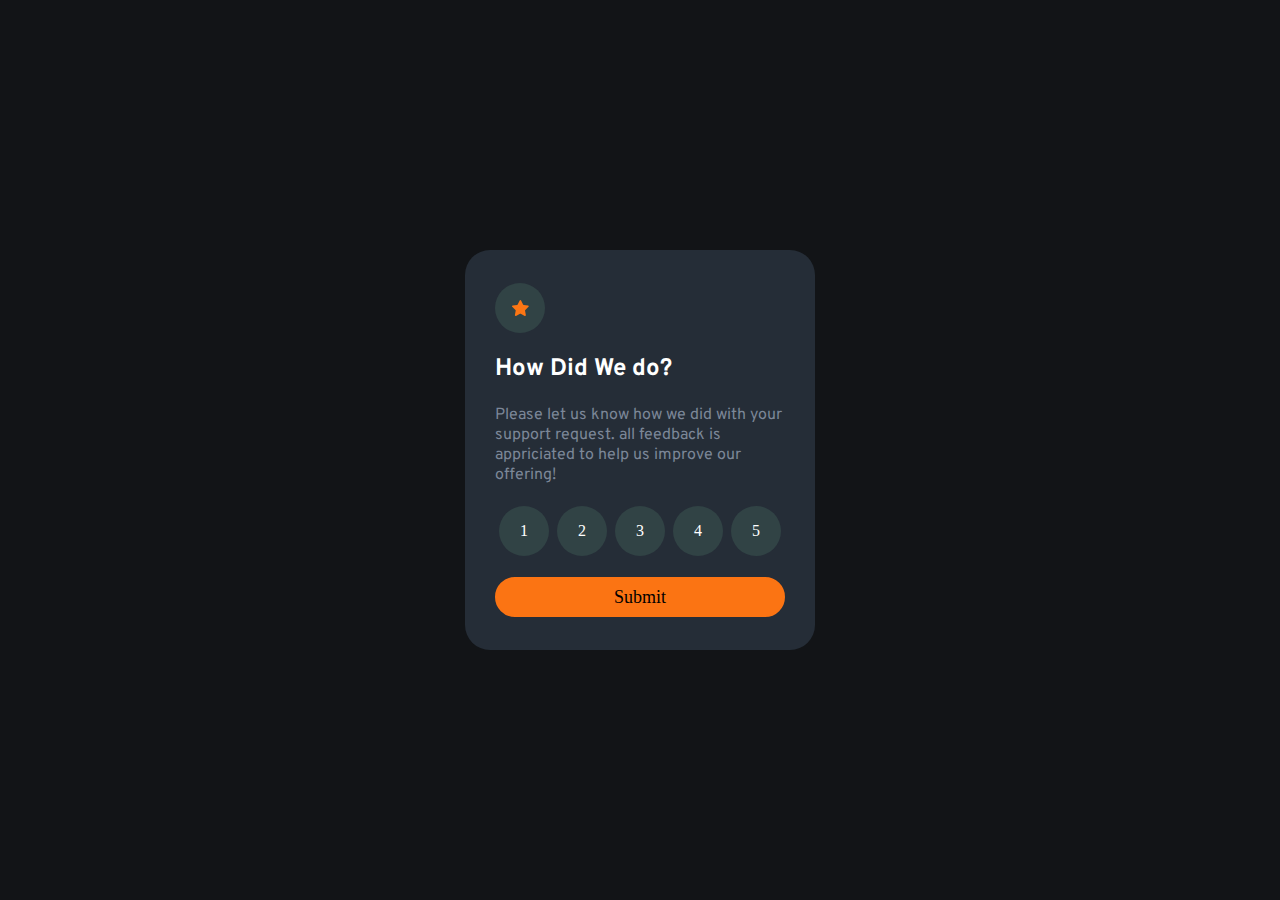
<file: Interactive-rating-component frontend_mentor/index.html>
<!DOCTYPE html>
<html lang="en">

<head>
    <meta charset="UTF-8">
    <meta http-equiv="X-UA-Compatible" content="IE=edge">
    <meta name="viewport" content="width=device-width, initial-scale=1.0">
    <title>Interactive rating component</title>
    <link rel="stylesheet" href="style.css">
</head>

<body>
    <section id="body">
        <div class="logo">
            <svg width="17" height="16" xmlns="http://www.w3.org/2000/svg"><path d="m9.067.43 1.99 4.031c.112.228.33.386.58.422l4.45.647a.772.772 0 0 1 .427 1.316l-3.22 3.138a.773.773 0 0 0-.222.683l.76 4.431a.772.772 0 0 1-1.12.813l-3.98-2.092a.773.773 0 0 0-.718 0l-3.98 2.092a.772.772 0 0 1-1.119-.813l.76-4.431a.77.77 0 0 0-.222-.683L.233 6.846A.772.772 0 0 1 .661 5.53l4.449-.647a.772.772 0 0 0 .58-.422L7.68.43a.774.774 0 0 1 1.387 0Z" fill="#FC7614"/></svg>
        </div>
        <h2>How Did We do?</h2>
        <p>Please let us know how we did with your support request. all feedback is appriciated to help us improve our offering!</p>
        <div class="rating">
            <div id="1" onclick="show(this.id)" onmouseover="mouseOver1()" onmouseout="mouseOut1()" class="rate_no ">1</div>
            <div id="2" onclick="show(this.id)" onmouseover="mouseOver2()" onmouseout="mouseOut2()" class="rate_no ">2</div>
            <div id="3" onclick="show(this.id)" onmouseover="mouseOver3()" onmouseout="mouseOut3()" class="rate_no ">3</div>
            <div id="4" onclick="show(this.id)" onmouseover="mouseOver4()" onmouseout="mouseOut4()" class="rate_no ">4</div>
            <div id="5" onclick="show(this.id)" onmouseover="mouseOver5()" onmouseout="mouseOut5()" class="rate_no ">5</div>
        </div>
        <button class="sub " type="submit ">Submit</button>
    </section>
    <section id="thank_you">
        <div class="img">
            <svg width="162" height="108" xmlns="http://www.w3.org/2000/svg"><g fill="none"><path d="M30 93.744h-.044a23.456 23.456 0 0 1-1.61-.189.543.543 0 0 1 .155-1.076c.52.076 1.04.135 1.563.178a.538.538 0 0 1-.043 1.076l-.022.01Zm5.37-.205a.538.538 0 0 1-.08-1.076 19.51 19.51 0 0 0 1.54-.306.536.536 0 0 1 .645.403.538.538 0 0 1-.397.646c-.537.129-1.074.236-1.611.323l-.097.01Zm-12.137-1.312a.536.536 0 0 1-.183-.033 24.346 24.346 0 0 1-1.525-.608.539.539 0 0 1 .424-.99c.483.21.983.404 1.472.587a.538.538 0 0 1-.188 1.044Zm18.759-.829a.538.538 0 0 1-.242-1.022c.467-.226.934-.479 1.39-.742a.536.536 0 1 1 .538.93c-.478.275-.967.538-1.45.78a.536.536 0 0 1-.258.054h.022Zm-24.994-2.292a.536.536 0 0 1-.29-.08c-.457-.29-.913-.597-1.36-.91a.536.536 0 1 1 .612-.882c.436.307.876.597 1.322.883a.538.538 0 0 1-.284.99Zm30.772-1.544a.537.537 0 0 1-.408-.193.539.539 0 0 1 .06-.759l.117-.124c.355-.306.715-.624 1.074-.957a.537.537 0 1 1 .73.79c-.375.345-.74.673-1.106.985l-.123.102a.537.537 0 0 1-.344.156Zm-36.326-2.69a.537.537 0 0 1-.36-.14c-.402-.37-.8-.747-1.18-1.124a.539.539 0 0 1 .751-.769c.376.371.763.737 1.155 1.076a.538.538 0 0 1 .032.764.537.537 0 0 1-.398.194Zm41.305-2.21a.537.537 0 0 1-.398-.899c.355-.393.715-.79 1.074-1.2a.537.537 0 1 1 .806.71c-.365.415-.725.818-1.074 1.21a.537.537 0 0 1-.408.152v.026ZM6.724 79.723a.537.537 0 0 1-.424-.204 41.79 41.79 0 0 1-.989-1.308.539.539 0 0 1 .124-.753.536.536 0 0 1 .746.124c.312.425.629.85.962 1.27a.539.539 0 0 1-.42.871Zm50.579-2.383a.539.539 0 0 1-.419-.877c.338-.414.677-.828 1.015-1.253a.537.537 0 1 1 .838.672l-1.02 1.259a.537.537 0 0 1-.414.199ZM2.9 73.887a.537.537 0 0 1-.473-.312c-.257-.5-.499-1-.714-1.485a.539.539 0 0 1 .685-.72c.133.052.24.154.298.285.21.462.44.946.687 1.425a.539.539 0 0 1-.483.786v.021Zm58.753-2.028a.537.537 0 0 1-.424-.866l.988-1.275a.537.537 0 1 1 .848.656l-.988 1.275a.537.537 0 0 1-.424.188v.022ZM.682 67.286a.537.537 0 0 1-.537-.462A17.06 17.06 0 0 1 0 65.16a.538.538 0 1 1 1.074 0c.018.519.063 1.036.134 1.55a.539.539 0 0 1-.462.607l-.064-.032Zm65.24-.973a.537.537 0 0 1-.43-.867l.984-1.28a.536.536 0 0 1 .853.65l-.993 1.265a.537.537 0 0 1-.414.21v.022Zm88.49-2.96a.724.724 0 0 1-.15 0 .537.537 0 0 1-.366-.666c.134-.474.28-.99.424-1.544a.538.538 0 0 1 .655-.388.537.537 0 0 1 .382.662c-.145.538-.29 1.076-.43 1.565a.537.537 0 0 1-.515.372Zm-84.247-2.592a.536.536 0 0 1-.424-.867l.983-1.28a.54.54 0 1 1 .854.662l-.989 1.275a.537.537 0 0 1-.413.183l-.01.027Zm-68.924-.382a.536.536 0 0 1-.156 0 .538.538 0 0 1-.355-.673 21.47 21.47 0 0 1 .537-1.565.537.537 0 1 1 .994.403c-.193.49-.37.985-.537 1.474a.537.537 0 0 1-.473.334l-.01.027Zm154.782-3.863a.311.311 0 0 1-.102 0 .538.538 0 0 1-.43-.624c.097-.538.188-1.044.28-1.582a.545.545 0 1 1 1.073.178c-.09.538-.182 1.076-.279 1.614a.537.537 0 0 1-.542.414ZM74.46 55.209a.537.537 0 0 1-.424-.872l1.004-1.27a.537.537 0 1 1 .838.673l-.999 1.264a.537.537 0 0 1-.408.205h-.01ZM4.436 54.165a.539.539 0 0 1-.43-.855c.323-.436.666-.872 1.02-1.297a.537.537 0 1 1 .822.694 22.92 22.92 0 0 0-.977 1.237.537.537 0 0 1-.435.221Zm74.408-4.417a.539.539 0 0 1-.414-.877l1.026-1.248a.537.537 0 1 1 .843.667l-1.02 1.243a.537.537 0 0 1-.435.215Zm78.124-.161h-.043a.538.538 0 0 1-.494-.576c.043-.538.075-1.076.107-1.614a.538.538 0 0 1 .564-.538c.295.018.52.27.505.565a54.253 54.253 0 0 1-.107 1.614.538.538 0 0 1-.532.549ZM9.28 49.13a.537.537 0 0 1-.338-.958c.8-.646 1.316-.99 1.337-1.006a.536.536 0 0 1 .59.898s-.499.334-1.25.942a.536.536 0 0 1-.35.124h.011Zm74.075-4.74a.537.537 0 0 1-.403-.888c.35-.408.704-.817 1.074-1.22a.537.537 0 1 1 .806.71c-.355.403-.71.806-1.074 1.215a.537.537 0 0 1-.414.183h.01Zm73.742-1.797a.537.537 0 0 1-.537-.505 54.325 54.325 0 0 0-.118-1.614.54.54 0 1 1 1.074-.097c.048.538.091 1.076.118 1.614 0 .285-.221.52-.505.538l-.032.064Zm-69.064-3.416a.537.537 0 0 1-.392-.904c.365-.398.735-.79 1.106-1.178a.536.536 0 0 1 .779.737l-1.074 1.173a.537.537 0 0 1-.44.172h.02Zm68.092-3.502a.537.537 0 0 1-.537-.409 22.668 22.668 0 0 0-.408-1.533.539.539 0 0 1 1.03-.307c.151.538.296 1.05.425 1.587a.539.539 0 0 1-.398.651l-.112.01Zm-63.221-1.512a.537.537 0 0 1-.376-.92l1.165-1.13a.537.537 0 1 1 .763.76c-.387.365-.768.741-1.155 1.118a.537.537 0 0 1-.419.172h.022Zm5.14-4.745a.537.537 0 0 1-.355-.941l1.235-1.076a.539.539 0 1 1 .693.828c-.408.34-.817.689-1.225 1.039a.537.537 0 0 1-.37.15h.021Zm55.197-.575c-.247-.468-.505-.931-.779-1.378a.537.537 0 1 1 .918-.554c.285.463.537.947.811 1.431a.539.539 0 0 1-.478.791.537.537 0 0 1-.472-.29ZM103.5 25.055a.539.539 0 0 1-.322-.974c.44-.322.88-.634 1.32-.946a.537.537 0 0 1 .845.394.54.54 0 0 1-.227.488l-1.3.93a.536.536 0 0 1-.338.108h.022Zm46.132-1.56a.537.537 0 0 1-.381-.161c-.359-.359-.74-.717-1.144-1.076a.536.536 0 1 1 .709-.807c.408.36.81.742 1.197 1.135a.539.539 0 0 1 0 .759.537.537 0 0 1-.403.15h.022Zm-40.279-2.28a.537.537 0 0 1-.274-1.001c.473-.275.946-.538 1.418-.797a.54.54 0 0 1 .81.474.542.542 0 0 1-.273.468c-.467.253-.929.538-1.39.785a.536.536 0 0 1-.344.07h.053Zm34.737-1.894a.504.504 0 0 1-.258-.07c-.451-.248-.924-.49-1.407-.716a.539.539 0 0 1 .462-.974c.499.237.988.49 1.46.748a.538.538 0 0 1-.257 1.012Zm-28.49-1.195a.537.537 0 0 1-.2-1.038c.505-.204 1.01-.398 1.52-.581a.537.537 0 0 1 .366 1.011c-.495.178-.989.366-1.483.57a.536.536 0 0 1-.247.038h.043Zm22.045-1.452a.777.777 0 0 1-.156 0c-.505-.15-1.02-.29-1.53-.41a.553.553 0 0 1 .252-1.075c.537.129 1.074.269 1.611.425a.542.542 0 0 1-.15 1.076l-.027-.016Zm-15.456-.597a.537.537 0 0 1-.118-1.066c.537-.107 1.074-.21 1.61-.29a.543.543 0 0 1 .59.735.544.544 0 0 1-.423.34c-.537.082-1.036.178-1.557.286a.365.365 0 0 1-.102-.005Zm8.555-.603h-.038a32.41 32.41 0 0 0-1.579-.06.538.538 0 0 1 0-1.075c.537 0 1.074.027 1.638.06a.538.538 0 0 1-.032 1.075h.01Z" fill="#E6E6E6"/><path fill="#39475F" d="M119.847 100.221H58.146L70.332.793h55.025l5.747 7.601z"/><path fill="#61728D" d="M113.172 100.221H51.465L63.651.793h61.706z"/><path fill="#181F27" d="M110.132 81.354H58.576l8.791-71.695h51.557z"/><path fill="#1E252E" d="m92.743 50.055 14.897.177-.29 2.308-14.607-.252z"/><path fill="#39475F" d="m51.465 100.221 7.422 6.864 60.037.915.923-7.779z"/><path d="M99.096 29.058s2.572.183 3.888 5.03c1.316 4.847.865 18.377.865 18.377l-11.096-.177s-5.537-20.137 6.343-23.23Z" fill="#2D394B"/><path fill="#FC7614" d="M5.42 32.843 45.778 0l21.18 26.119L26.603 58.96z"/><path fill="#FFF" d="M27.49 21.931 45.56 7.226l3.497 4.313-18.07 14.706z"/><path d="m25.272 45.175 5.338-4.345a2.772 2.772 0 0 1 3.902.404 2.781 2.781 0 0 1-.404 3.91l-5.338 4.344a2.772 2.772 0 0 1-3.903-.404 2.781 2.781 0 0 1 .405-3.91ZM37.33 35.365l16.89-13.743a2.772 2.772 0 0 1 3.902.404 2.781 2.781 0 0 1-.405 3.909L40.83 39.679a2.772 2.772 0 0 1-3.903-.404 2.781 2.781 0 0 1 .405-3.91Z" fill="#FFF" opacity=".46"/><ellipse fill="#FFF" opacity=".3" cx="17.937" cy="33.636" rx="3.673" ry="3.68"/><ellipse fill="#FFF" opacity=".3" cx="21.664" cy="30.284" rx="3.673" ry="3.68"/><path d="M99.096 29.058s-5.838 2.103-3.803 18.581c1.493 12.073-3.55 28.056-11.004 28.25-7.454.193-21.202-.463-21.202-.463s7.159-18.56 5.676-34.145a14.786 14.786 0 0 1 .763-6.456c.87-2.373 2.487-4.842 5.494-5.245 6.004-.818 24.076-.522 24.076-.522Z" fill="#BAD6FA"/><path d="m58.957 76.63 26.342-.537s-4.017-3.992-4.27-14.154l-36.234.538a31.494 31.494 0 0 0 2.841 7.531 12.547 12.547 0 0 0 11.32 6.623Z" fill="#546F8D"/><path fill="#2D394B" d="m78.21 14.834-.918 6.041h26.621l.806-6.041z"/><path d="M85.54 86.19c-2.872-2.517-7.416-2.022-9.446 1.222a4.955 4.955 0 0 0-.8 2.647c0 3.98 2.744 6.59 8.227 5.492 4.184-.839 5.779-6.073 2.02-9.36Z" fill="#FFF" opacity=".48"/><ellipse fill="#FC7614" cx="147.188" cy="81.542" rx="14.812" ry="14.837"/><path d="M73.731 35.75a.537.537 0 0 1-.038-1.076c.113 0 11.343-.828 17.363-.29a.54.54 0 0 1-.096 1.076c-5.908-.538-17.079.274-17.186.285l-.043.005Zm-.891 7.279a.538.538 0 0 1-.038-1.076c.113 0 11.342-.828 17.363-.29a.54.54 0 0 1-.097 1.076c-5.907-.538-17.073.28-17.185.285l-.043.005Zm-.102 7.564a.538.538 0 0 1-.043-1.076c.112 0 11.347-.829 17.362-.29a.54.54 0 0 1-.096 1.075c-5.908-.538-17.073.28-17.186.286l-.037.005Zm-.715 7.564a.537.537 0 0 1-.037-1.076c.112 0 11.342-.829 17.362-.285a.54.54 0 0 1-.096 1.076c-5.908-.538-17.073.28-17.186.285h-.043Z" fill="#FFF"/></g></svg>
        </div>
        <div id="selected">
            <!-- <p>You Selected 4 out of 5</p> -->
        </div>
        <h1>Thank You!</h1>
        <p>We appreciate you taking the time to give a rating. If youever need more suppor, don't hesitate to get in touch!</p>
    </section>
</body>

</html>

<script src="index.js "></script>
</file>
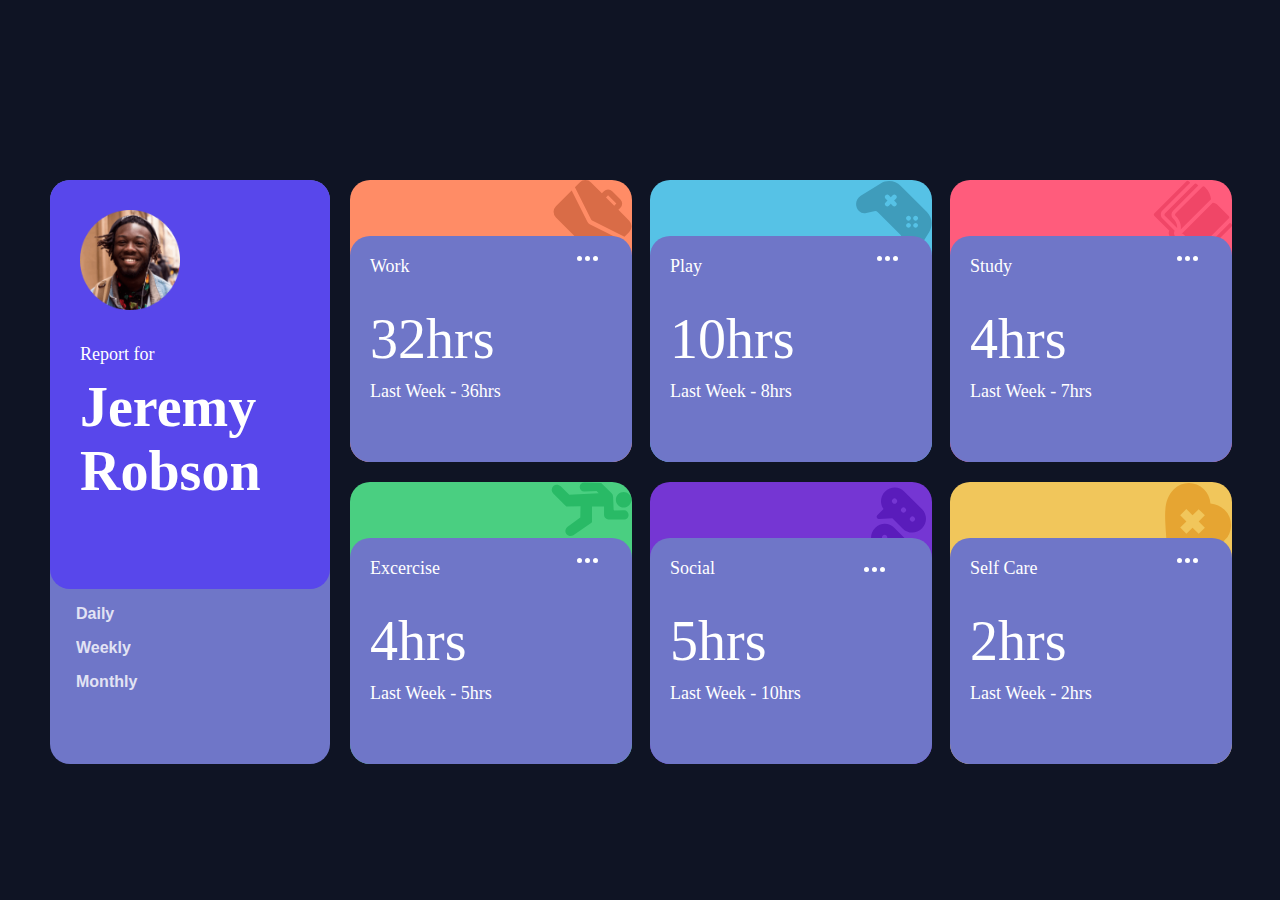
<file: time-tracking-dashboard-main/index.html>
<!DOCTYPE html>
<html lang="en">

<head>
    <meta charset="UTF-8">
    <meta http-equiv="X-UA-Compatible" content="IE=edge">
    <meta name="viewport" content="width=device-width, initial-scale=1.0">
    <link rel="stylesheet" href="style.css">

    <title>Document</title>
</head>

<body>
    <section class="main">
        <div class="main_data">
            <div class="main_data_upper">
                <div class="main_data_upper_1">
                    <img src="./images/image-jeremy.png" alt="">
                    <p>Report for</p>
                    <h1>Jeremy Robson</h1>
                </div>

                <div class="main_data_lower">
                    <ul>
                        <li onclick="daily()">Daily</li>
                        <li onclick="weekly()">Weekly</li>
                        <li onclick="monthly()">Monthly</li>
                    </ul>
                </div>
            </div>


        </div>

        <div class="main_data">
            <div class="column">
                <div class="work_upper upper">
                    <div class="work_data data">
                        <div class="work_data_left data_left">
                            <p>Work</p>
                            <h1 id="work_h1">32hrs</h1>
                            <p id="work_p">Last Week - 36hrs</p>
                        </div>
                        <div class="work_data_right data_right">
                            <svg width="21" height="5" xmlns="http://www.w3.org/2000/svg"><path d="M2.5 0a2.5 2.5 0 1 1 0 5 2.5 2.5 0 0 1 0-5Zm8 0a2.5 2.5 0 1 1 0 5 2.5 2.5 0 0 1 0-5Zm8 0a2.5 2.5 0 1 1 0 5 2.5 2.5 0 0 1 0-5Z" fill="#FFFFFF"  fill-rule="evenodd"/></svg>
                        </div>
                    </div>
                </div>
            </div>
            <div class="column">
                <div class="excercise_upper upper">
                    <div class="excercise_data data">
                        <div class="excercise_data_left data_left ">
                            <p>Excercise</p>
                            <h1 id="excercise_h1">4hrs</h1>
                            <p id="excercise_p">Last Week - 5hrs</p>
                        </div>
                        <div class=" excescise_data_right data_right ">
                            <svg width="21 " height="5 " xmlns="http://www.w3.org/2000/svg "><path d="M2.5 0a2.5 2.5 0 1 1 0 5 2.5 2.5 0 0 1 0-5Zm8 0a2.5 2.5 0 1 1 0 5 2.5 2.5 0 0 1 0-5Zm8 0a2.5 2.5 0 1 1 0 5 2.5 2.5 0 0 1 0-5Z " fill="#FFFFFF
                                " fill-rule="evenodd "/></svg>
                        </div>
                    </div>
                </div>
            </div>
        </div>
        <div class="main_data ">
            <div class="column ">
                <div class="play_upper upper ">


                    <div class="play_data data ">
                        <div class="play_data_left data_left ">
                            <p>Play</p>
                            <h1 id="play_h1">10hrs</h1>
                            <p id="play_upper">Last Week - 8hrs</p>
                        </div>
                        <div class="play_data_right data_right ">
                            <svg width="21 " height="5 " xmlns="http://www.w3.org/2000/svg "><path d="M2.5 0a2.5 2.5 0 1 1 0 5 2.5 2.5 0 0 1 0-5Zm8 0a2.5 2.5 0 1 1 0 5 2.5 2.5 0 0 1 0-5Zm8 0a2.5 2.5 0 1 1 0 5 2.5 2.5 0 0 1 0-5Z " fill="#FFFFFF
                                "v  fill-rule="evenodd "/></svg>
                        </div>
                    </div>
                </div>
            </div>
            <div class="column ">
                <div class="social_upper upper ">

                    <div class="social_data data ">


                        <div class="social_data_left data_left ">
                            <p>Social</p>
                            <h1 id="social_h1">5hrs</h1>
                            <p id="social_p">Last Week - 10hrs</p>
                        </div>
                        <div class="social_data_right data_rigt ">
                            <svg width="21 " height="5 " xmlns="http://www.w3.org/2000/svg "><path d="M2.5 0a2.5 2.5 0 1 1 0 5 2.5 2.5 0 0 1 0-5Zm8 0a2.5 2.5 0 1 1 0 5 2.5 2.5 0 0 1 0-5Zm8 0a2.5 2.5 0 1 1 0 5 2.5 2.5 0 0 1 0-5Z " fill="#FFFFFF
                                " fill-rule="evenodd "/></svg>
                        </div>
                    </div>
                </div>
            </div>
        </div>
        <div class="main_data ">
            <div class="column ">
                <div class="study_upper upper ">


                    <div class="study_data data ">
                        <div class="study_data_left data_left ">
                            <p>Study</p>
                            <h1 id="study_h1">4hrs</h1>
                            <p id="study_p">Last Week - 7hrs</p>
                        </div>
                        <div class="study_data_right data_right ">
                            <svg width="21 " height="5 " xmlns="http://www.w3.org/2000/svg "><path d="M2.5 0a2.5 2.5 0 1 1 0 5 2.5 2.5 0 0 1 0-5Zm8 0a2.5 2.5 0 1 1 0 5 2.5 2.5 0 0 1 0-5Zm8 0a2.5 2.5 0 1 1 0 5 2.5 2.5 0 0 1 0-5Z " fill="#FFFFFF
                                "  fill-rule="evenodd "/></svg>
                        </div>
                    </div>
                </div>
            </div>
            <div class="column ">
                <div class="self_upper upper ">
                    <div class="self_data data ">

                        <div class="self_data_left data_left ">
                            <p>Self Care</p>
                            <h1 id="self_h1">2hrs</h1>
                            <p id="self_p">Last Week - 2hrs</p>
                        </div>
                        <div class="self_data_right data_right ">
                            <svg width="21 " height="5 " xmlns="http://www.w3.org/2000/svg "><path d="M2.5 0a2.5 2.5 0 1 1 0 5 2.5 2.5 0 0 1 0-5Zm8 0a2.5 2.5 0 1 1 0 5 2.5 2.5 0 0 1 0-5Zm8 0a2.5 2.5 0 1 1 0 5 2.5 2.5 0 0 1 0-5Z "  fill="#FFFFFF
                                " fill-rule="evenodd "/></svg>
                        </div>
                    </div>
                </div>
            </div>
        </div>
    </section>
</body>

</html>
<script src="index.js ">
</script>
</file>
<file: Interactive-rating-component frontend_mentor/style.css>
@import url('https://fonts.googleapis.com/css2?family=Overpass:wght@100&display=swap');
* {
    box-sizing: border-box;
    margin: 0%;
    padding: 0%;
}

body {
    width: 100vw;
    height: 100vh;
    background-color: hsl(216, 12%, 8%);
    color: white;
    display: flex;
    justify-content: center;
    align-items: center;
    flex-direction: column;
}

#body {
    background-color: hsl(213, 19%, 18%);
    width: 350px;
    height: 400px;
    display: flex;
    flex-direction: column;
    justify-content: space-around;
    border-radius: 25px;
    padding: 30px;
    /* margin: 5px; */
    /* display: none; */
}

.logo {
    background-color: hsl(186, 17%, 23%);
    width: 50px;
    height: 50px;
    display: flex;
    justify-content: center;
    align-items: center;
    padding: 5px;
    border-radius: 50%;
    margin-bottom: 15px 0;
}

#body>h2 {
    font-family: 'Overpass', sans-serif;
    font-weight: bold;
    margin: 15px 0;
}

#body>p {
    font-family: 'Overpass', sans-serif;
    font-weight: 400;
    color: hsl(216, 12%, 54%);
    margin-bottom: 15px;
}

.rating {
    display: flex;
    justify-content: space-around;
    position: relative;
    margin-bottom: 15px;
}

.rate_no {
    background-color: hsl(186, 17%, 23%);
    width: 50px;
    height: 50px;
    display: flex;
    align-items: center;
    justify-content: center;
    border-radius: 50%;
    cursor: pointer;
}

.sub {
    display: block;
    height: 40px;
    padding: 0;
    width: 100%;
    background-color: hsl(25, 97%, 53%);
    font-size: 18px;
    border: 2px solid hsl(25, 97%, 53%);
    font-family: "Lato";
    cursor: pointer;
    outline: none;
    text-align: center;
    border-radius: 30px;
}


/* 
.rate_no:nth-child(1):hover {
    background-color: hsl(25, 97%, 53%);
}

.rate_no:nth-child(2):hover {
    background-color: hsl(25, 97%, 53%);
}

.rate_no:nth-child(3):hover~#b {
    background-color: yellow;
} */

.sub:hover {
    background-color: hsl(0, 0%, 100%);
    border: 2px solid hsl(0, 0%, 100%);
    color: hsl(25, 97%, 53%);
}


/* Thank YOu started */

#thank_you {
    background-color: hsl(213, 19%, 18%);
    width: 350px;
    height: 400px;
    display: none;
    border-radius: 25px;
    padding: 46px;
}

#thank_you>.img {
    display: flex;
    padding: 10px;
    justify-content: center;
    align-items: center;
    margin-bottom: 15px 0;
}

#selected {
    margin: 15px 0;
    width: 100%;
    display: flex;
    justify-content: center;
    align-items: center;
    /* background-color: blue; */
    /* font-family: 'Overpass', sans-serif; */
}

#selected>p {
    background-color: hsl(186, 17%, 23%);
    padding: 5px 15px;
    border-radius: 30px;
    text-align: center;
    display: inline-block;
    color: hsl(25, 97%, 53%);
}

#thank_you>h1 {
    font-weight: 700;
    text-align: center;
    font-family: 'Franklin Gothic Medium', 'Arial Narrow', Arial, sans-serif;
    margin-bottom: 15px;
}

#thank_you>p {
    text-align: center;
    color: hsl(216, 12%, 54%);
    ;
}
</file>
<file: time-tracking-dashboard-main/style.css>
* {
    margin: 0%;
    padding: 0%0;
    box-sizing: border-box;
}

p {
    font-size: 18px;
    color: white;
}

h1 {
    color: white;
}

body {
    width: 100vw;
    height: 100vh;
    background-color: hsl(226, 43%, 10%);
    display: flex;
    justify-content: center;
    align-items: center;
}

.main {
    background-color: hsl(226, 43%, 10%);
    display: flex;
    justify-content: center;
    flex-direction: row;
    flex-wrap: wrap;
    padding: 20px;
    height: 600px;
}

.main_data {
    display: flex;
    flex-direction: column;
    width: 300px;
}

.main_data_upper {
    margin: 10px;
    height: 100%;
    background-color: hsl(235, 45%, 61%);
    border-radius: 20px;
}

.main_data_upper_1>img {
    width: 100px;
    margin: 30px;
}

.main_data_upper_1>p {
    margin-left: 30px;
    margin-bottom: 10px;
    color: white;
    /* font-weight: bold */
}

.main_data_upper_1>h1 {
    margin-left: 30px;
    margin-bottom: 15px;
    font-size: 3.5rem;
    color: white;
    /* font-weight: bold; */
}

.main_data_upper_1 {
    background-color: hsl(246, 80%, 60%);
    border-radius: 20px;
    height: 70%;
}

.main_data_lower {
    /* background-color: hsl(246, 80%, 60%); */
    height: 50%;
    width: 100%;
    margin: 10px;
}

.main_data_lower>ul>li {
    list-style: none;
    cursor: pointer;
    text-decoration: none;
    display: block;
    margin: 1rem;
    font-size: 1rem;
    opacity: 0.8;
    color: white;
    font-family: 'Trebuchet MS', 'Lucida Sans Unicode', 'Lucida Grande', 'Lucida Sans', Arial, sans-serif;
    font-weight: bold;
}

.main_data_lower>ul>li:hover {
    font-weight: bold;
    opacity: 1;
}

.column {
    width: 282px;
    height: 282px;
    margin: 10px;
    /* padding: 10px; */
}

.upper {
    height: 100%;
    background-color: hsl(15, 100%, 70%);
    display: flex;
    flex-direction: row;
    align-items: flex-end;
    border-radius: 20px;
}

.data {
    height: 80%;
    width: 100%;
    background-color: hsl(235, 45%, 61%);
    display: flex;
    flex-direction: row;
    border-radius: 20px;
    padding: 20px;
}

.work_upper {
    background-color: hsl(15, 100%, 70%);
    background-image: url(./images/icon-work.svg);
    background-repeat: no-repeat;
    background-position-x: right;
}

.data_left {
    width: 80%;
}

.data_left>h1 {
    margin-top: 30px;
    font-size: 3.5rem;
    font-weight: 300;
    margin-bottom: 10px;
}

.data_right {
    width: 20%;
    display: flex;
    justify-content: center;
}

.play_upper {
    background-color: hsl(195, 74%, 62%);
    background-image: url(./images/icon-play.svg);
    background-repeat: no-repeat;
    background-position-x: right;
}

.excercise_upper {
    background-color: hsl(145, 58%, 55%);
    background-image: url(./images/icon-exercise.svg);
    background-repeat: no-repeat;
    background-position-x: right;
}

.social_upper {
    background-color: hsl(264, 64%, 52%);
    background-image: url(./images/icon-social.svg);
    background-repeat: no-repeat;
    background-position-x: right;
}

.study_upper {
    background-color: hsl(348, 100%, 68%);
    background-image: url(./images/icon-study.svg);
    background-repeat: no-repeat;
    background-position-x: right;
}

.self_upper {
    background-color: hsl(43, 84%, 65%);
    background-image: url(./images/icon-self-care.svg);
    background-repeat: no-repeat;
    background-position-x: right;
}
</file>
